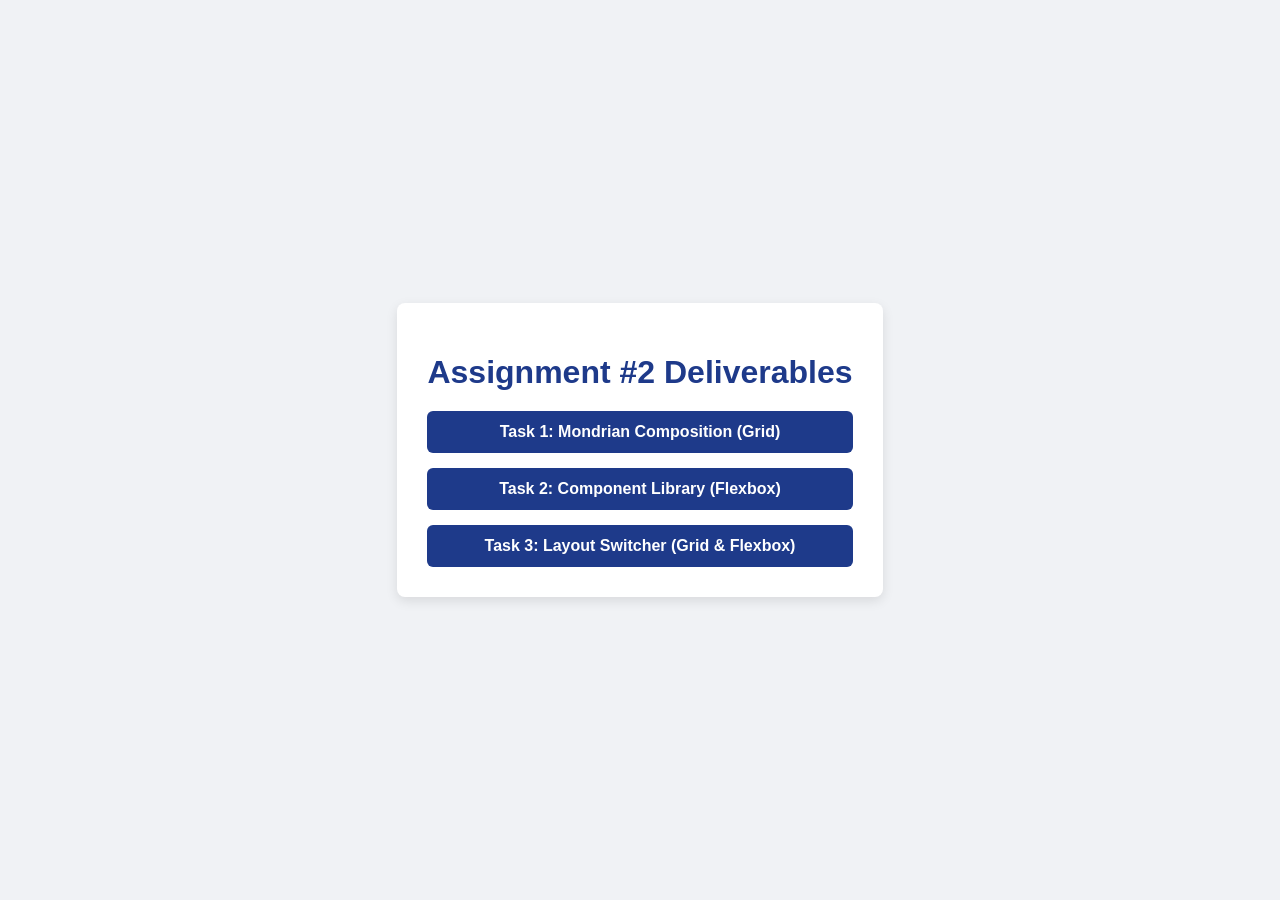
<file: index.html>
<!DOCTYPE html>
<html lang="en">
<head>
    <meta charset="UTF-8">
    <meta name="viewport" content="width=device-width, initial-scale=1.0">
    <title>Assignment 2 - Navigation</title>
    <style>
        body {
            font-family: Arial, sans-serif;
            background: #f0f2f5;
            display: flex;
            flex-direction: column;
            align-items: center;
            justify-content: center;
            height: 100vh;
            margin: 0;
        }
        .container {
            background: white;
            padding: 30px;
            border-radius: 8px;
            box-shadow: 0 4px 12px rgba(0,0,0,0.1);
            text-align: center;
        }
        h1 { color: #1e3a8a; margin-bottom: 20px; }
        .links { display: flex; flex-direction: column; gap: 15px; }
        a {
            text-decoration: none;
            background: #1e3a8a;
            color: white;
            padding: 12px 24px;
            border-radius: 6px;
            font-weight: bold;
            transition: 0.2s;
        }
        a:hover { background: #3b82f6; }
    </style>
</head>
<body>
    <div class="container">
        <h1>Assignment #2 Deliverables</h1>
        <div class="links">
            <a href="task1.html">Task 1: Mondrian Composition (Grid)</a>
            <a href="task2.html">Task 2: Component Library (Flexbox)</a>
            <a href="task3.html">Task 3: Layout Switcher (Grid & Flexbox)</a>
        </div>
    </div>
</body>
</html>
</file>
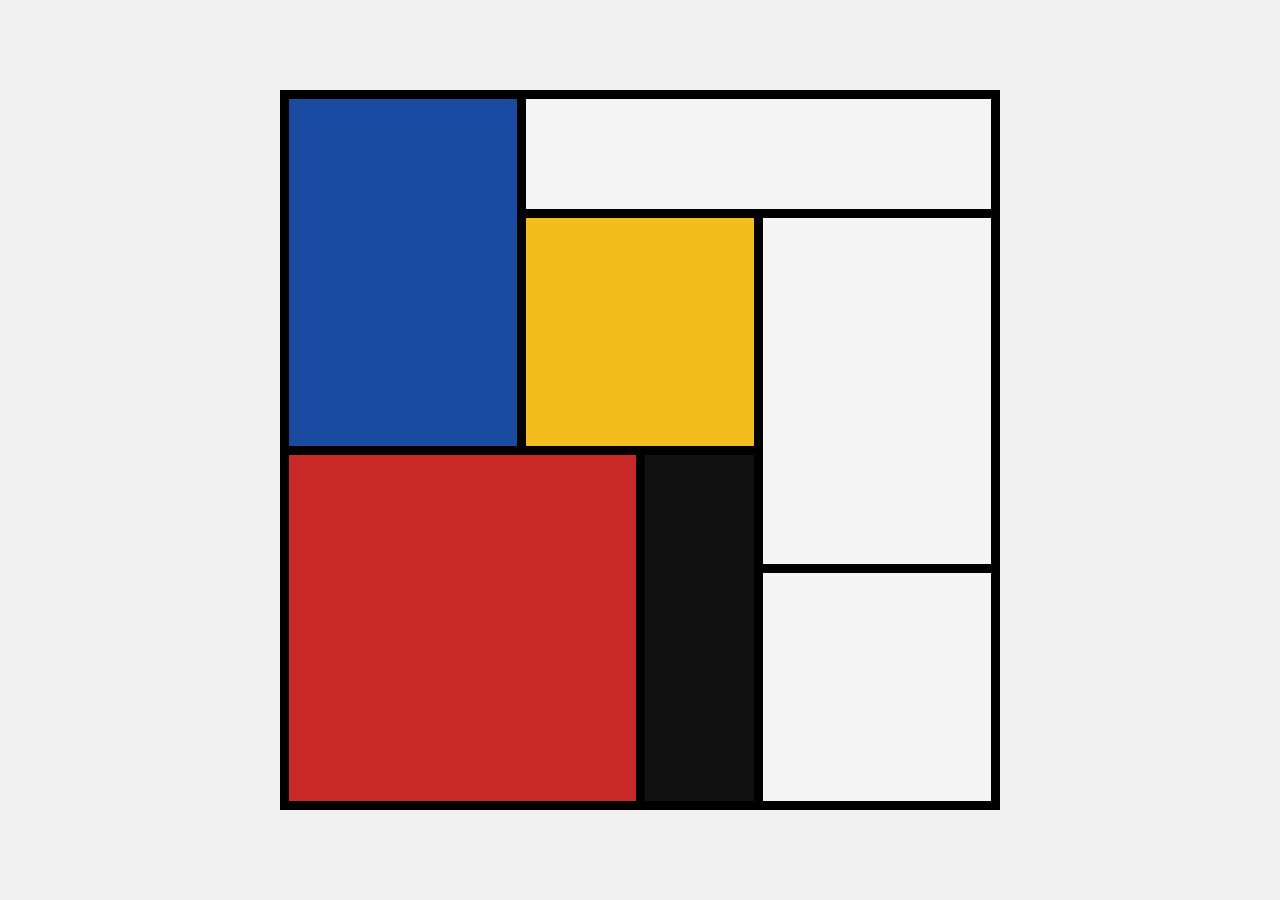
<file: task1.html>
<!DOCTYPE html>
<html lang="en">
<head>
    <meta charset="UTF-8">
    <meta name="viewport" content="width=device-width, initial-scale=1.0">
    <title>Task 1 - Mondrian Composition</title>
    <link rel="stylesheet" href="css/style.css">
</head>
<body>
    <div class="mondrian-container">
        <div class="grid-container">
            <div class="block blue"></div>
            <div class="block white-1"></div>
            <div class="block yellow"></div>
            <div class="block white-2"></div>
            <div class="block red"></div>
            <div class="block black"></div>
            <div class="block white-3"></div>
        </div>
    </div>
</body>
</html>
</file>
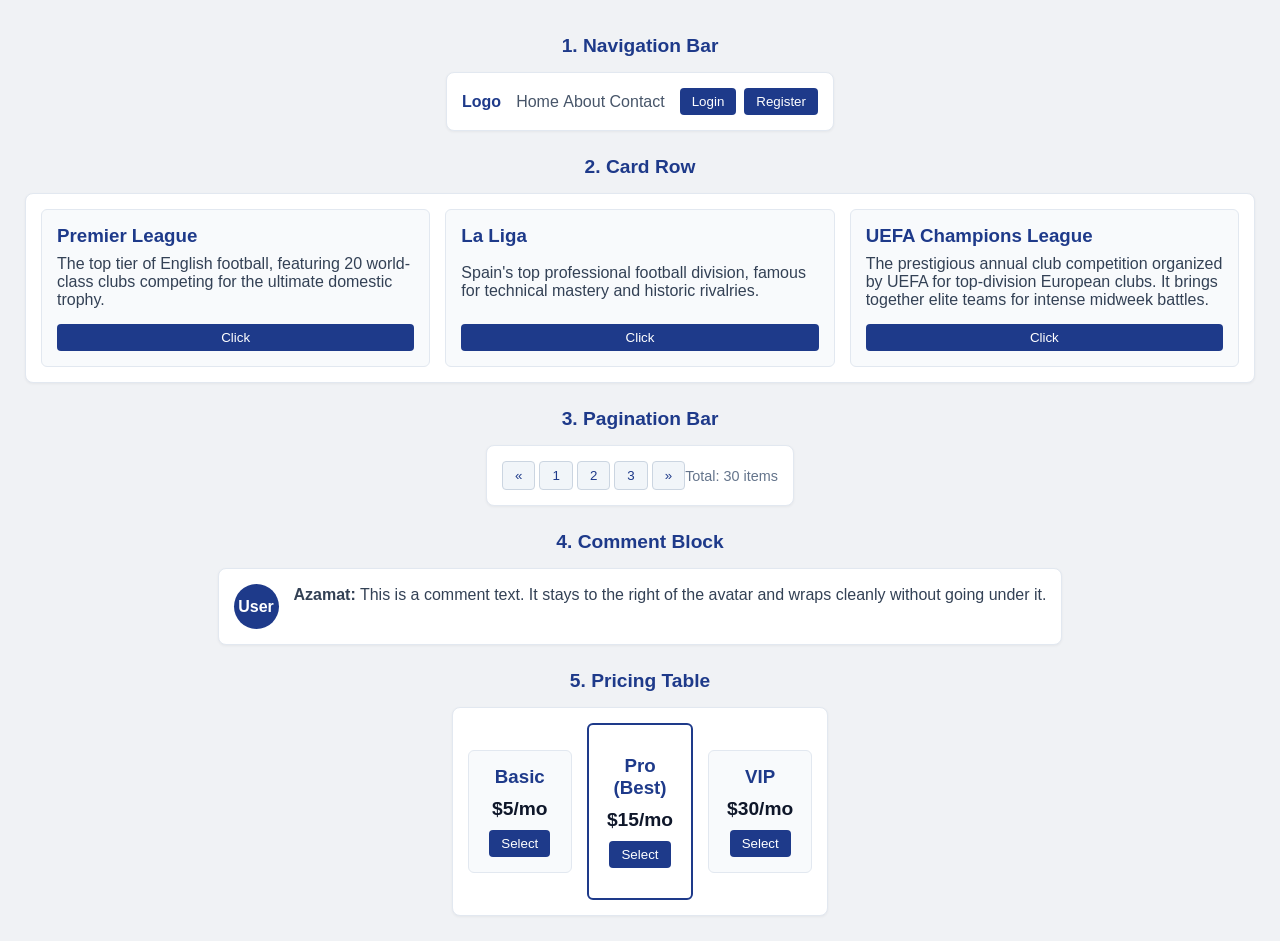
<file: task2.html>
<!DOCTYPE html>
<html lang="en">
<head>
    <meta charset="UTF-8">
    <meta name="viewport" content="width=device-width, initial-scale=1.0">
    <title>Task 2 - Flexbox Components</title>
    <link rel="stylesheet" href="css/style.css">
</head>
<body class="task2-body">

    <!-- 1. Navbar -->
    <h2>1. Navigation Bar</h2>
    <div class="navbar">
        <div class="logo">Logo</div>
        <div class="nav-links">
            <a href="#">Home</a>
            <a href="#">About</a>
            <a href="#">Contact</a>
        </div>
        <div class="nav-buttons">
            <button>Login</button>
            <button>Register</button>
        </div>
    </div>

    <!-- 2. Cards -->
    <h2>2. Card Row</h2>
    <div class="card-row">
        <div class="card">
            <h3>Premier League</h3>
            <p>The top tier of English football, featuring 20 world-class clubs competing for the ultimate domestic trophy.</p>
            <button>Click</button>
        </div>
        <div class="card">
            <h3>La Liga</h3>
            <p>Spain's top professional football division, famous for technical mastery and historic rivalries.</p>
            <button>Click</button>
        </div>
        <div class="card">
            <h3>UEFA Champions League</h3>
            <p>The prestigious annual club competition organized by UEFA for top-division European clubs. It brings together elite teams for intense midweek battles.</p>
            <button>Click</button>
        </div>
    </div>

    <!-- 3. Pagination -->
    <h2>3. Pagination Bar</h2>
    <div class="pagination">
        <div class="page-numbers">
            <button>&laquo;</button>
            <button>1</button>
            <button>2</button>
            <button>3</button>
            <button>&raquo;</button>
        </div>
        <div class="page-count">Total: 30 items</div>
    </div>

    <!-- 4. Comment Block -->
    <h2>4. Comment Block</h2>
    <div class="comment">
        <div class="avatar">User</div>
        <div class="comment-text">
            <strong>Azamat:</strong> This is a comment text. It stays to the right of the avatar and wraps cleanly without going under it.
        </div>
    </div>

    <!-- 5. Pricing Table -->
    <h2>5. Pricing Table</h2>
    <div class="pricing">
        <div class="plan">
            <h3>Basic</h3>
            <p>$5/mo</p>
            <button>Select</button>
        </div>
        <div class="plan featured">
            <h3>Pro (Best)</h3>
            <p>$15/mo</p>
            <button>Select</button>
        </div>
        <div class="plan">
            <h3>VIP</h3>
            <p>$30/mo</p>
            <button>Select</button>
        </div>
    </div>

</body>
</html>
</file>
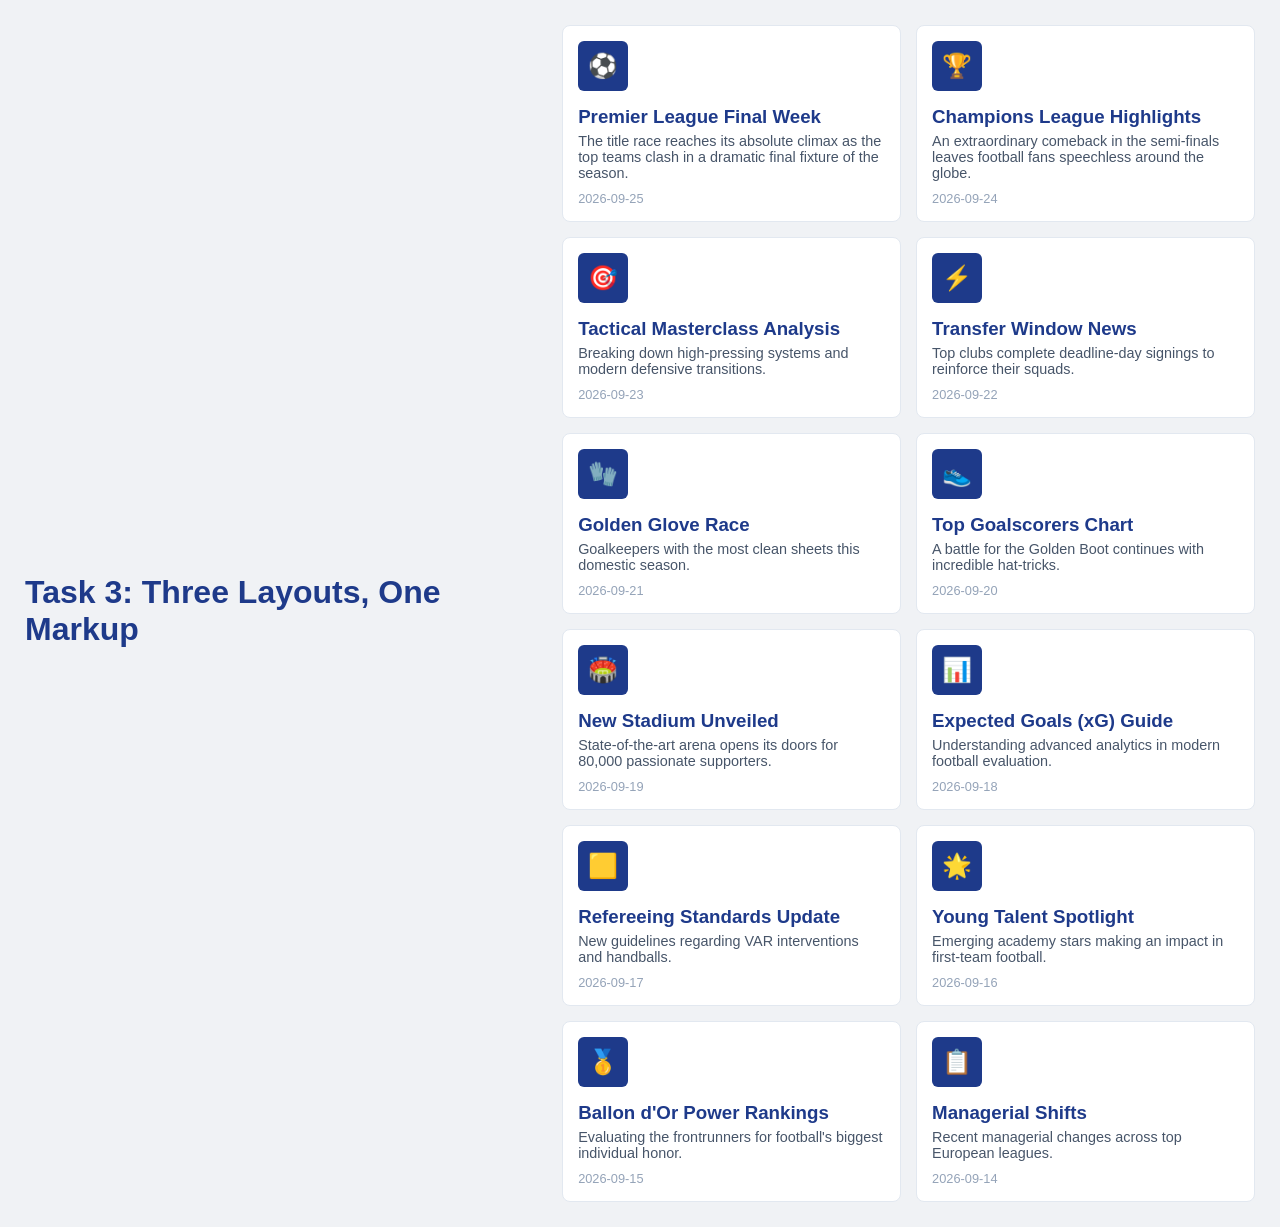
<file: task3.html>
<!DOCTYPE html>
<html lang="en">
<head>
    <meta charset="UTF-8">
    <meta name="viewport" content="width=device-width, initial-scale=1.0">
    <title>Task 3 - Layout Switcher</title>
    <link rel="stylesheet" href="css/style.css">
</head>
<body class="task3-body">

    <h1>Task 3: Three Layouts, One Markup</h1>

     <div class="cards-container view-grid">

        <!-- Card 1 -->
        <article class="card-item lead-item">
            <div class="card-img">⚽</div>
            <div class="card-content">
                <h3>Premier League Final Week</h3>
                <p>The title race reaches its absolute climax as the top teams clash in a dramatic final fixture of the season.</p>
                <span class="card-date">2026-09-25</span>
            </div>
        </article>

        <!-- Card 2 -->
        <article class="card-item">
            <div class="card-img">🏆</div>
            <div class="card-content">
                <h3>Champions League Highlights</h3>
                <p>An extraordinary comeback in the semi-finals leaves football fans speechless around the globe.</p>
                <span class="card-date">2026-09-24</span>
            </div>
        </article>

        <!-- Card 3 -->
        <article class="card-item">
            <div class="card-img">🎯</div>
            <div class="card-content">
                <h3>Tactical Masterclass Analysis</h3>
                <p>Breaking down high-pressing systems and modern defensive transitions.</p>
                <span class="card-date">2026-09-23</span>
            </div>
        </article>

        <!-- Card 4 -->
        <article class="card-item">
            <div class="card-img">⚡</div>
            <div class="card-content">
                <h3>Transfer Window News</h3>
                <p>Top clubs complete deadline-day signings to reinforce their squads.</p>
                <span class="card-date">2026-09-22</span>
            </div>
        </article>

        <!-- Card 5 -->
        <article class="card-item">
            <div class="card-img">🧤</div>
            <div class="card-content">
                <h3>Golden Glove Race</h3>
                <p>Goalkeepers with the most clean sheets this domestic season.</p>
                <span class="card-date">2026-09-21</span>
            </div>
        </article>

        <!-- Card 6 -->
        <article class="card-item">
            <div class="card-img">👟</div>
            <div class="card-content">
                <h3>Top Goalscorers Chart</h3>
                <p>A battle for the Golden Boot continues with incredible hat-tricks.</p>
                <span class="card-date">2026-09-20</span>
            </div>
        </article>

        <!-- Card 7 -->
        <article class="card-item">
            <div class="card-img">🏟️</div>
            <div class="card-content">
                <h3>New Stadium Unveiled</h3>
                <p>State-of-the-art arena opens its doors for 80,000 passionate supporters.</p>
                <span class="card-date">2026-09-19</span>
            </div>
        </article>

        <!-- Card 8 -->
        <article class="card-item">
            <div class="card-img">📊</div>
            <div class="card-content">
                <h3>Expected Goals (xG) Guide</h3>
                <p>Understanding advanced analytics in modern football evaluation.</p>
                <span class="card-date">2026-09-18</span>
            </div>
        </article>

        <!-- Card 9 -->
        <article class="card-item">
            <div class="card-img">🟨</div>
            <div class="card-content">
                <h3>Refereeing Standards Update</h3>
                <p>New guidelines regarding VAR interventions and handballs.</p>
                <span class="card-date">2026-09-17</span>
            </div>
        </article>

        <!-- Card 10 -->
        <article class="card-item">
            <div class="card-img">🌟</div>
            <div class="card-content">
                <h3>Young Talent Spotlight</h3>
                <p>Emerging academy stars making an impact in first-team football.</p>
                <span class="card-date">2026-09-16</span>
            </div>
        </article>

        <!-- Card 11 -->
        <article class="card-item">
            <div class="card-img">🥇</div>
            <div class="card-content">
                <h3>Ballon d'Or Power Rankings</h3>
                <p>Evaluating the frontrunners for football's biggest individual honor.</p>
                <span class="card-date">2026-09-15</span>
            </div>
        </article>

        <!-- Card 12 -->
        <article class="card-item">
            <div class="card-img">📋</div>
            <div class="card-content">
                <h3>Managerial Shifts</h3>
                <p>Recent managerial changes across top European leagues.</p>
                <span class="card-date">2026-09-14</span>
            </div>
        </article>

    </div>

</body>
</html>
</file>
<file: css/style.css>
* {
    box-sizing: border-box;
    margin: 0;
    padding: 0;
}

body {
    display: flex;
    justify-content: center;
    align-items: center;
    min-height: 100vh;
    background-color: #f0f0f0;
}

.mondrian-container {
    width: 90vw;
    height: 90vw;
    max-width: 80vh;
    max-height: 80vh;
}

.grid-container {
    display: grid;
    grid-template-columns: repeat(6, 1fr);
    grid-template-rows: repeat(6, 1fr);
    gap: 9px;
    background-color: #000000;
    padding: 9px;
    width: 100%;
    height: 100%;
}

.block {
    background-color: #f0f0f0;
}

/* Раскладка блоков 6x6 */
.blue {
    grid-column: 1 / span 2;
    grid-row: 1 / span 3;
    background-color: #1a4ba0;
}

.white-1 {
    grid-column: 3 / span 4;
    grid-row: 1 / span 1;
    background-color: #f5f5f5;
}

.yellow {
    grid-column: 3 / span 2;
    grid-row: 2 / span 2;
    background-color: #f2bd1d;
}

.white-2 {
    grid-column: 5 / span 2;
    grid-row: 2 / span 3;
    background-color: #f5f5f5;
}

.red {
    grid-column: 1 / span 3;
    grid-row: 4 / span 3;
    background-color: #c82828;
}

.black {
    grid-column: 4 / span 1;
    grid-row: 4 / span 3;
    background-color: #111111;
}

.white-3 {
    grid-column: 5 / span 2;
    grid-row: 5 / span 2;
    background-color: #f5f5f5;
}


.task2-body {
    background: #f0f2f5;
    font-family: Arial, sans-serif;
    padding: 25px;
    display: flex;
    flex-direction: column;
    gap: 15px;
}

h2 {
    color: #1e3a8a;
    font-size: 1.2rem;
    margin-top: 10px;
}


button {
    background-color: #1e3a8a;
    color: white;
    border: none;
    padding: 6px 12px;
    border-radius: 4px;
    cursor: pointer;
}

button:hover {
    background-color: #3b82f6;
}


.navbar, .card-row, .pagination, .comment, .pricing {
    background: white;
    padding: 15px;
    border-radius: 8px;
    border: 1px solid #e2e8f0;
    box-shadow: 0 1px 3px rgba(0,0,0,0.05);
}

/* 1. Navbar */
.navbar {
    display: flex;
    align-items: center;
    gap: 15px;
}
.logo {
    font-weight: bold;
    color: #1e3a8a;
}
.navbar a {
    color: #475569;
    text-decoration: none;
    font-weight: 500;
}
.navbar a:hover {
    color: #1e3a8a;
}
.nav-buttons {
    margin-left: auto; 
    display: flex;
    gap: 8px;
}

/* 2. Cards */
.card-row {
    display: flex;
    gap: 15px;
}
.card {
    flex: 1;
    display: flex;
    flex-direction: column;
    justify-content: space-between;
    border: 1px solid #e2e8f0;
    background: #f8fafc;
    padding: 15px;
    border-radius: 6px;
}
.card h3 {
    color: #1e3a8a;
    margin-bottom: 8px;
}
.card p {
    color: #334155;
    margin-bottom: 15px;
}

/* 3. Pagination */
.pagination {
    display: flex;
    align-items: center;
}
.page-numbers {
    margin: 0 auto; 
    display: flex;
    gap: 4px;
}
.page-numbers button {
    background: #f1f5f9;
    color: #1e3a8a;
    border: 1px solid #cbd5e1;
}
.page-numbers button:hover {
    background: #1e3a8a;
    color: white;
}
.page-count {
    color: #64748b;
    font-size: 0.9rem;
}

/* 4. Comment */
.comment {
    display: flex;
    gap: 15px;
    align-items: flex-start;
}
.avatar {
    width: 45px;
    height: 45px;
    background: #1e3a8a;
    color: white;
    display: flex;
    align-items: center;
    justify-content: center;
    border-radius: 50%;
    font-weight: bold;
    flex-shrink: 0; 
}
.comment-text {
    color: #334155;
    line-height: 1.4;
}

/* 5. Pricing */
.pricing {
    display: flex;
    align-items: center;
    gap: 15px;
}
.plan {
    flex: 1;
    border: 1px solid #e2e8f0;
    background: #f8fafc;
    padding: 15px;
    text-align: center;
    border-radius: 6px;
}
.plan.featured {
    padding: 30px 15px; 
    border: 2px solid #1e3a8a;
    background: #ffffff;
}
.plan h3 {
    color: #1e3a8a;
}
.plan p {
    font-size: 1.2rem;
    font-weight: bold;
    margin: 10px 0;
    color: #0f172a;
}


.task3-body {
    background: #f0f2f5;
    font-family: Arial, sans-serif;
    padding: 25px;
    color: #222;
}

.task3-body h1 {
    color: #1e3a8a;
    margin-bottom: 5px;
}

.task3-body p {
    color: #64748b;
    margin-bottom: 20px;
}


.cards-container {
    display: grid;
    gap: 15px;
}


.card-item {
    background: white;
    border: 1px solid #e2e8f0;
    border-radius: 8px;
    padding: 15px;
    display: flex;
    gap: 15px;
}

.card-img {
    width: 50px;
    height: 50px;
    background: #1e3a8a;
    color: white;
    display: flex;
    align-items: center;
    justify-content: center;
    border-radius: 6px;
    font-size: 1.5rem;
    flex-shrink: 0;
}

.card-content {
    display: flex;
    flex-direction: column;
    justify-content: space-between;
    flex-grow: 1;
}

.card-content h3 {
    color: #1e3a8a;
    margin-bottom: 5px;
}

.card-content p {
    color: #475569;
    font-size: 0.9rem;
    margin-bottom: 10px;
}

.card-date {
    color: #94a3b8;
    font-size: 0.8rem;
}


.cards-container.view-grid {
    grid-template-columns: repeat(auto-fit, minmax(250px, 1fr));
}
.cards-container.view-grid .card-item {
    flex-direction: column;
}


.cards-container.view-list {
    grid-template-columns: 1fr;
}
.cards-container.view-list .card-item {
    flex-direction: row;
    align-items: center;
}
.cards-container.view-list .card-content {
    flex-direction: row;
    align-items: center;
    gap: 15px;
}
.cards-container.view-list .card-date {
    margin-left: auto; 
}

.cards-container.view-magazine {
    grid-template-columns: repeat(auto-fit, minmax(220px, 1fr));
}
.cards-container.view-magazine .lead-item {
    grid-column: span 2;
    grid-row: span 2;
    background: #e0e7ff;
    border: 2px solid #1e3a8a;
}
</file>
